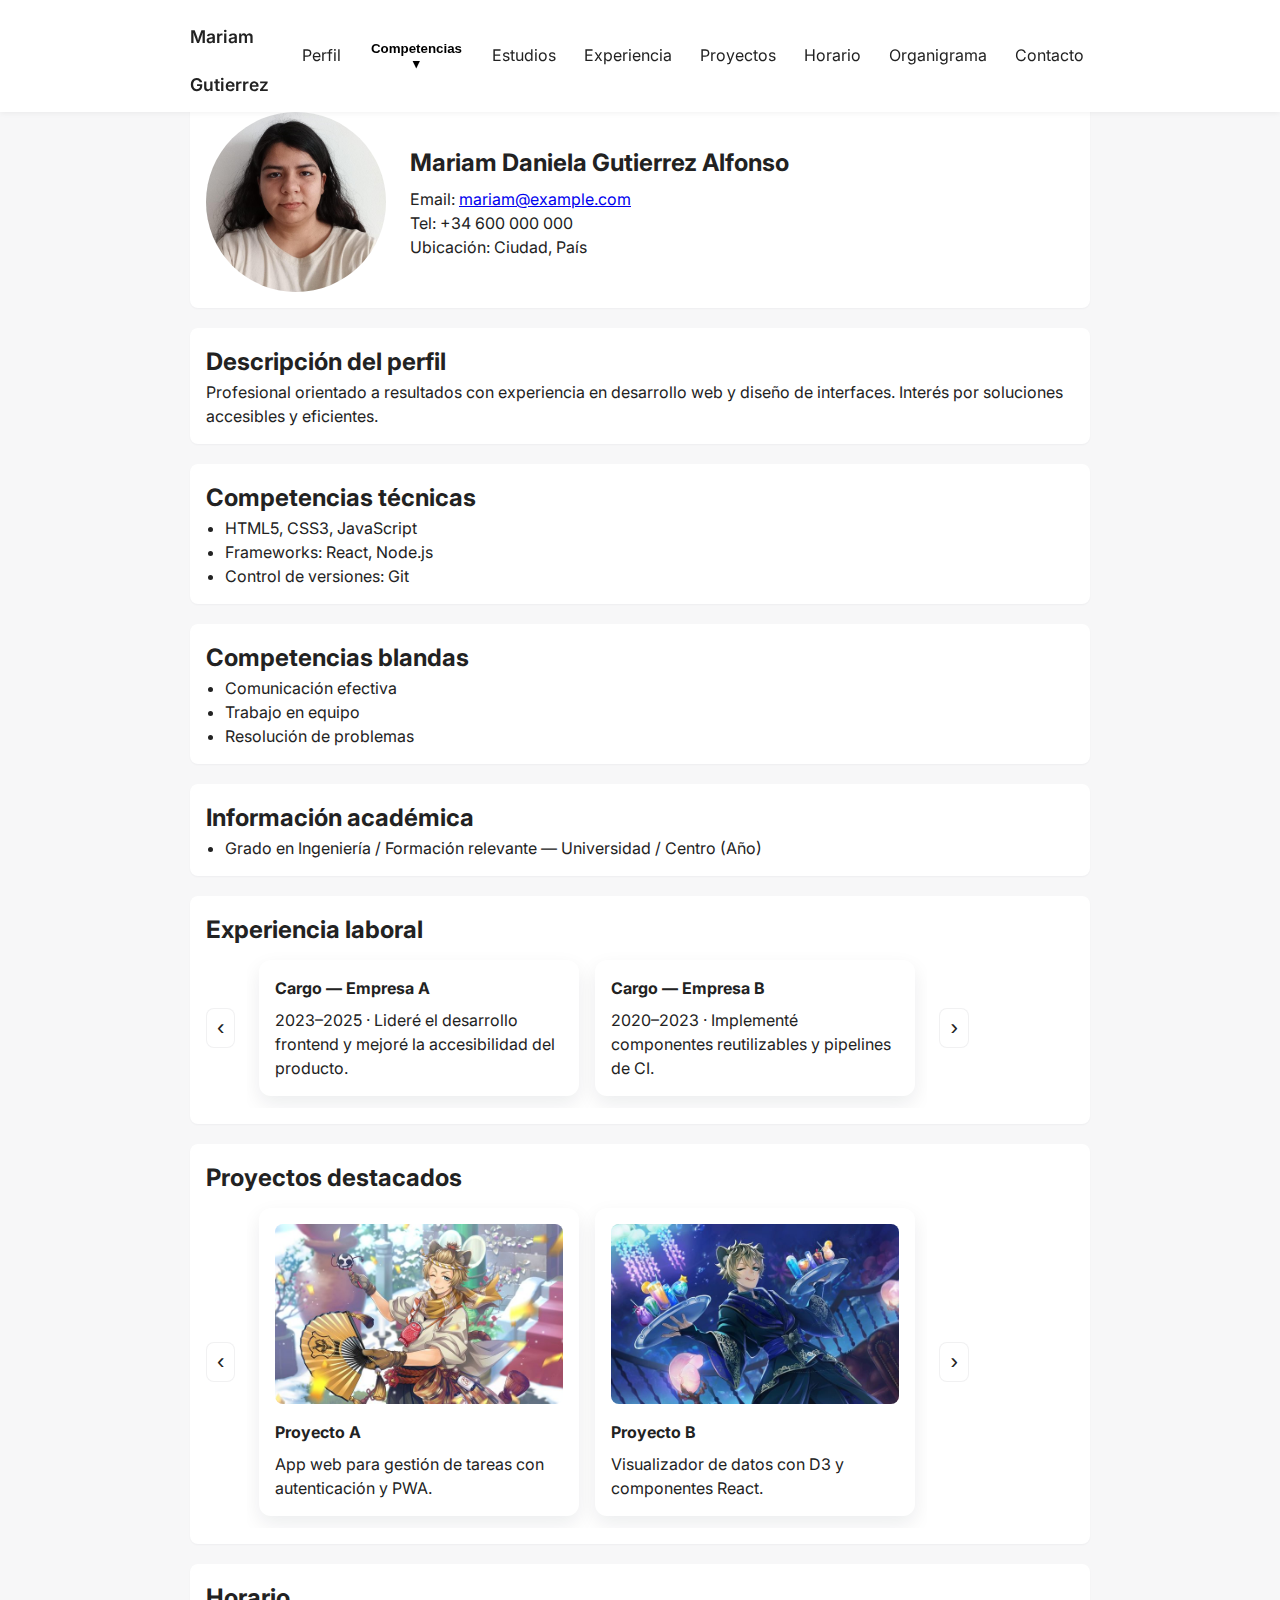
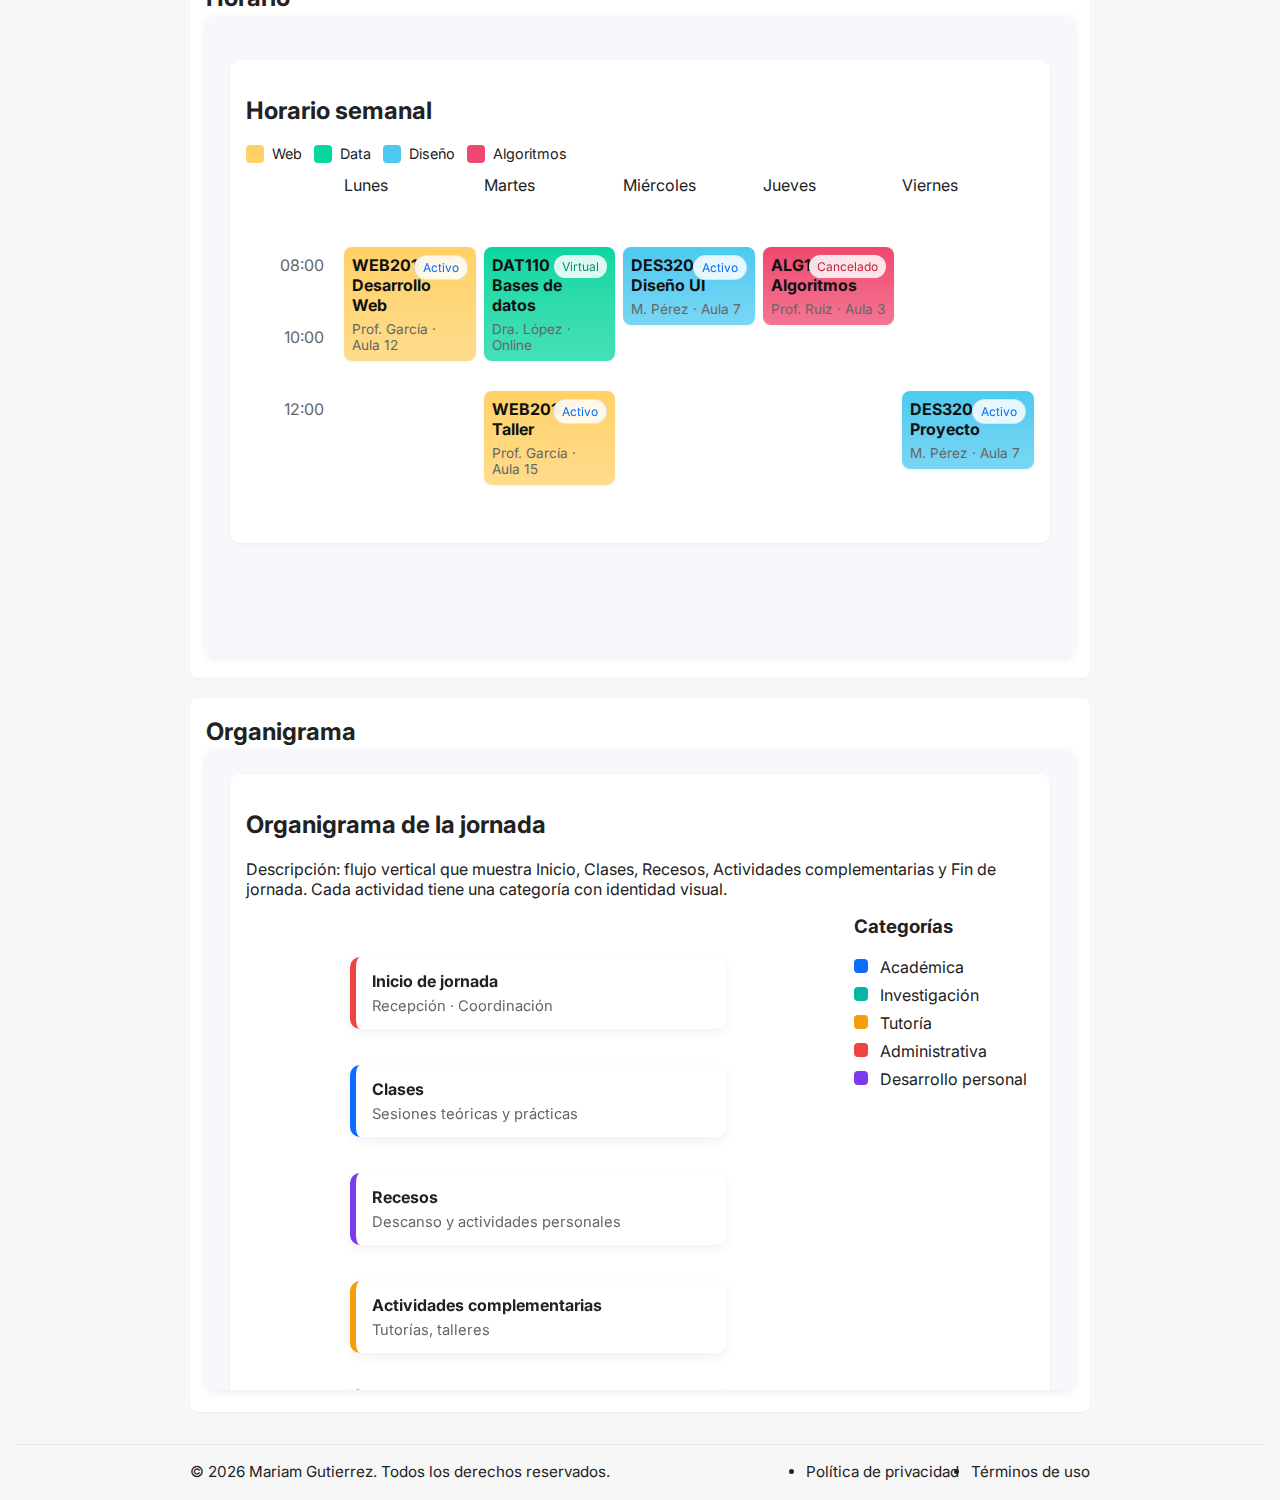
<file: index.html>
<!DOCTYPE html>
<html lang="en">
<head>
    <meta charset="UTF-8">
    <meta name="viewport" content="width=device-width, initial-scale=1.0">
    <title>CV - Mariam Daniela Gutierrez Alfonso</title>
    <link rel="icon" href="assets/images/icon.png" type="image/png">
    <link rel="stylesheet" href="assets/css/styles.css">
    <link href="https://fonts.googleapis.com/css2?family=Inter:wght@300;400;600;700&display=swap" rel="stylesheet">
</head>
<body>
    <header class="site-header">
        <div class="header-inner">
            <h1 class="site-title"><a href="#">Mariam Gutierrez</a></h1>
            <button class="nav-toggle" id="nav-toggle" aria-label="Abrir menú" aria-expanded="false">
                <span class="hamburger" aria-hidden="true">☰</span>
            </button>
            <nav class="main-nav" id="main-nav">
                <ul>
                    <li><a href="#about">Perfil</a></li>
                    <li class="has-submenu">
                        <button class="submenu-toggle" aria-expanded="false" aria-controls="competencias-submenu">Competencias ▾</button>
                        <ul class="submenu" id="competencias-submenu">
                            <li><a href="#hard-skills">Técnicas</a></li>
                            <li><a href="#soft-skills">Blandas</a></li>
                        </ul>
                    </li>
                    <li><a href="#education">Estudios</a></li>
                    <li><a href="#experience">Experiencia</a></li>
                    <li><a href="#projects">Proyectos</a></li>
                    <li><a href="#horario">Horario</a></li>
                    <li><a href="#organigrama">Organigrama</a></li>
                    <li><a href="#contact">Contacto</a></li>
                </ul>
            </nav>
        </div>
    </header>

    <main>
        <section id="contact" class="photo-contact">
            <img src="assets/images/profile.jpg" alt="Foto de Mariam Daniela Gutierrez Alfonso" class="profile-photo">
            <div class="contact">
                <h2>Mariam Daniela Gutierrez Alfonso</h2>
                <p>Email: <a href="mailto:mariam@example.com">mariam@example.com</a></p>
                <p>Tel: +34 600 000 000</p>
                <p>Ubicación: Ciudad, País</p>
            </div>
        </section>

        <section id="about">
            <h2>Descripción del perfil</h2>
            <p>Profesional orientado a resultados con experiencia en desarrollo web y diseño de interfaces. Interés por soluciones accesibles y eficientes.</p>
        </section>

        <section id="hard-skills">
            <h2>Competencias técnicas</h2>
            <ul>
                <li>HTML5, CSS3, JavaScript</li>
                <li>Frameworks: React, Node.js</li>
                <li>Control de versiones: Git</li>
            </ul>
        </section>

        <section id="soft-skills">
            <h2>Competencias blandas</h2>
            <ul>
                <li>Comunicación efectiva</li>
                <li>Trabajo en equipo</li>
                <li>Resolución de problemas</li>
            </ul>
        </section>

        <section id="education">
            <h2>Información académica</h2>
            <ul>
                <li>Grado en Ingeniería / Formación relevante — Universidad / Centro (Año)</li>
            </ul>
        </section>

        <section id="experience">
            <h2>Experiencia laboral</h2>
            <div class="carousel" id="experience-carousel" aria-roledescription="carousel">
                <button class="carousel-btn prev" aria-label="Anterior experiencia">‹</button>
                <div class="carousel-track" role="list">
                    <article class="card" role="listitem">
                        <h3>Cargo — Empresa A</h3>
                        <p>2023–2025 · Lideré el desarrollo frontend y mejoré la accesibilidad del producto.</p>
                    </article>
                    <article class="card" role="listitem">
                        <h3>Cargo — Empresa B</h3>
                        <p>2020–2023 · Implementé componentes reutilizables y pipelines de CI.</p>
                    </article>
                </div>
                <button class="carousel-btn next" aria-label="Siguiente experiencia">›</button>
            </div>
        </section>

        <section id="projects">
            <h2>Proyectos destacados</h2>
            <div class="carousel" id="projects-carousel" aria-roledescription="carousel">
                <button class="carousel-btn prev" aria-label="Anterior proyecto">‹</button>
                <div class="carousel-track" role="list">
                    <article class="card" role="listitem">
                        <img src="assets/images/project-a.jpg" alt="Captura Proyecto A" class="project-image">
                        <div class="card-content">
                            <h3>Proyecto A</h3>
                            <p>App web para gestión de tareas con autenticación y PWA.</p>
                        </div>
                    </article>
                    <article class="card" role="listitem">
                        <img src="assets/images/project-b.jpg" alt="Captura Proyecto B" class="project-image">
                        <div class="card-content">
                            <h3>Proyecto B</h3>
                            <p>Visualizador de datos con D3 y componentes React.</p>
                        </div>
                    </article>
                </div>
                <button class="carousel-btn next" aria-label="Siguiente proyecto">›</button>
            </div>
        </section>

        <section id="horario" class="embed-section">
            <h2>Horario</h2>
            <div class="embed-container">
                <iframe src="horario.html" title="Horario de actividades" loading="lazy" style="width:100%;height:640px;border:0;border-radius:8px;box-shadow:0 2px 8px rgba(0,0,0,0.08);"></iframe>
            </div>
        </section>

        <section id="organigrama" class="embed-section">
            <h2>Organigrama</h2>
            <div class="embed-container">
                <iframe src="organigrama.html" title="Organigrama de la jornada" loading="lazy" style="width:100%;height:640px;border:0;border-radius:8px;box-shadow:0 2px 8px rgba(0,0,0,0.08);"></iframe>
            </div>
        </section>
    </main>

    <script src="assets/js/menu.js"></script>
    <script src="assets/js/carousel.js"></script>

    <footer class="site-footer">
        <div class="footer-inner">
            <p>© 2026 Mariam Gutierrez. Todos los derechos reservados.</p>
            <nav class="footer-nav">
                <ul>
                    <li><a href="#privacy">Política de privacidad</a></li>
                    <li><a href="#terms">Términos de uso</a></li>
                </ul>
            </nav>
        </div>
    </footer>
</body>
</html>
</file>
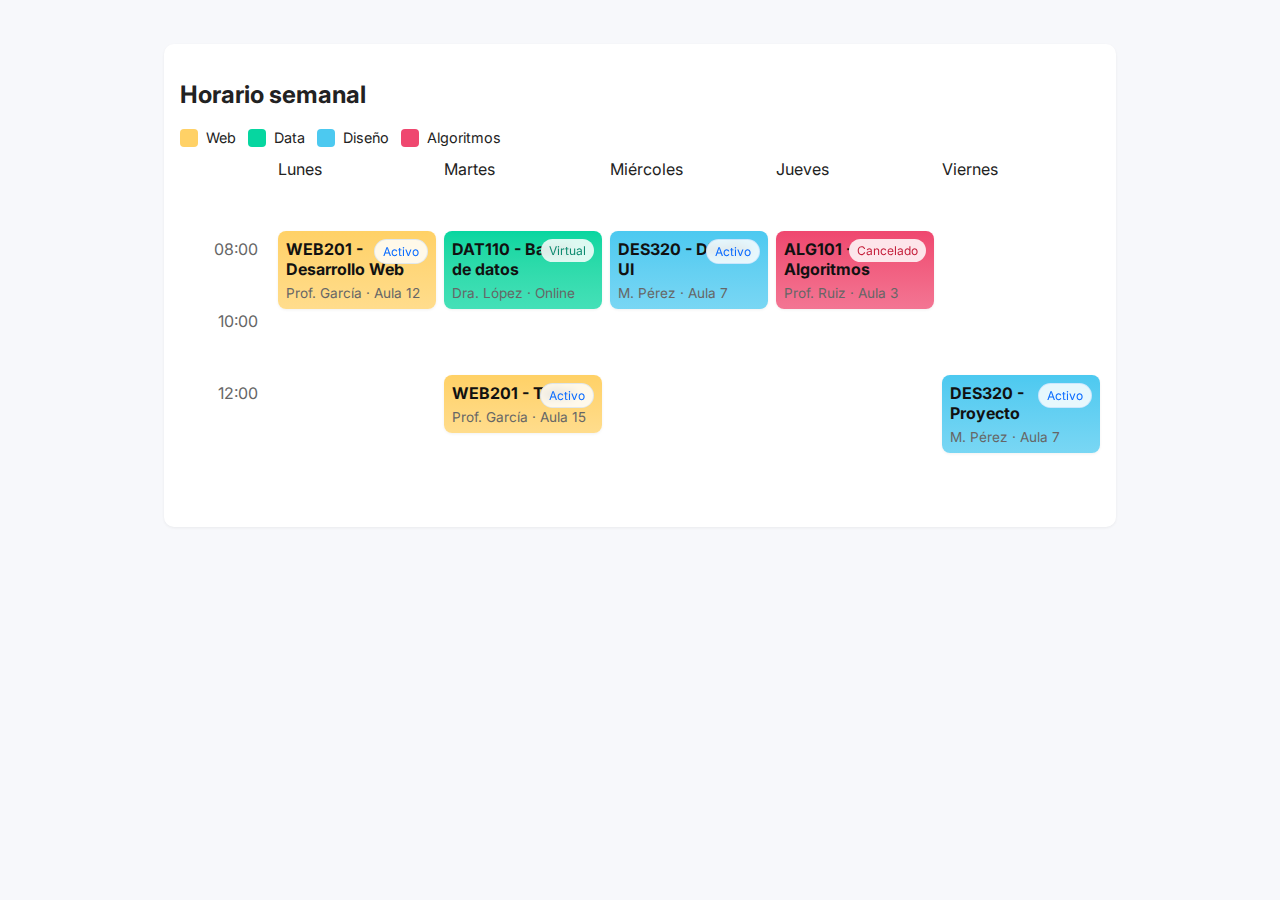
<file: horario.html>
<!DOCTYPE html>
<html lang="es">
<head>
    <meta charset="utf-8">
    <meta name="viewport" content="width=device-width, initial-scale=1">
    <title>Horario - Mariam Gutierrez</title>
    <link href="https://fonts.googleapis.com/css2?family=Inter:wght@300;400;600;700&display=swap" rel="stylesheet">
    <link rel="stylesheet" href="css/layout.css">
    <link rel="stylesheet" href="css/variables.css">
    <link rel="stylesheet" href="css/components.css">
    <link rel="stylesheet" href="css/horario.css">
    <link rel="stylesheet" href="css/responsive.css">
</head>
<body>

    <main class="container">

        <section class="schedule card" id="schedule" aria-label="Horario semanal">
            <h2>Horario semanal</h2>
            <div class="schedule-legend" aria-hidden="true">
                <div class="legend-item"><span class="legend-sample" style="background:var(--subject-web)"></span> Web</div>
                <div class="legend-item"><span class="legend-sample" style="background:var(--subject-data)"></span> Data</div>
                <div class="legend-item"><span class="legend-sample" style="background:var(--subject-design)"></span> Diseño</div>
                <div class="legend-item"><span class="legend-sample" style="background:var(--subject-algo)"></span> Algoritmos</div>
            </div>

            <div class="schedule-grid" role="table" aria-label="Horario de clase">
                <!-- columna de horas -->
                <div class="schedule-header"></div>
                <div class="schedule-day-header">Lunes</div>
                <div class="schedule-day-header">Martes</div>
                <div class="schedule-day-header">Miércoles</div>
                <div class="schedule-day-header">Jueves</div>
                <div class="schedule-day-header">Viernes</div>

                <!-- filas de tiempo (ejemplo) -->
                <div class="time-label">08:00</div>
                <div class="class-block sub-web" style="grid-column:2;grid-row:2/4" role="gridcell">
                    <div class="status active">Activo</div>
                    <div class="class-title">WEB201 - Desarrollo Web</div>
                    <div class="class-meta">Prof. García · Aula 12</div>
                </div>
                <div class="class-block sub-data" style="grid-column:3;grid-row:2/3" role="gridcell">
                    <div class="status virtual">Virtual</div>
                    <div class="class-title">DAT110 - Bases de datos</div>
                    <div class="class-meta">Dra. López · Online</div>
                </div>
                <div class="class-block sub-design" style="grid-column:4;grid-row:2/3" role="gridcell">
                    <div class="status active">Activo</div>
                    <div class="class-title">DES320 - Diseño UI</div>
                    <div class="class-meta">M. Pérez · Aula 7</div>
                </div>
                <div class="class-block sub-algo" style="grid-column:5;grid-row:2/4" role="gridcell">
                    <div class="status cancelled">Cancelado</div>
                    <div class="class-title">ALG101 - Algoritmos</div>
                    <div class="class-meta">Prof. Ruiz · Aula 3</div>
                </div>

                <div class="time-label">10:00</div>
                <div></div>
                <div class="class-block sub-web" style="grid-column:3;grid-row:4/5" role="gridcell">
                    <div class="status active">Activo</div>
                    <div class="class-title">WEB201 - Taller</div>
                    <div class="class-meta">Prof. García · Aula 15</div>
                </div>
                <div></div>
                <div class="class-block sub-design" style="grid-column:6;grid-row:4/6" role="gridcell">
                    <div class="status active">Activo</div>
                    <div class="class-title">DES320 - Proyecto</div>
                    <div class="class-meta">M. Pérez · Aula 7</div>
                </div>

                <div class="time-label">12:00</div>
                <div></div>
                <div></div>
                <div></div>
                <div></div>
                <div></div>
            </div>

            <!-- Vista alternativa para móvil: tarjetas por día (rellenada por JS) -->
            <div class="day-cards" id="dayCards" aria-label="Actividades por día" hidden></div>
        </section>
    </main>

    <script src="js/ui.js"></script>
</body>
</html>
</file>
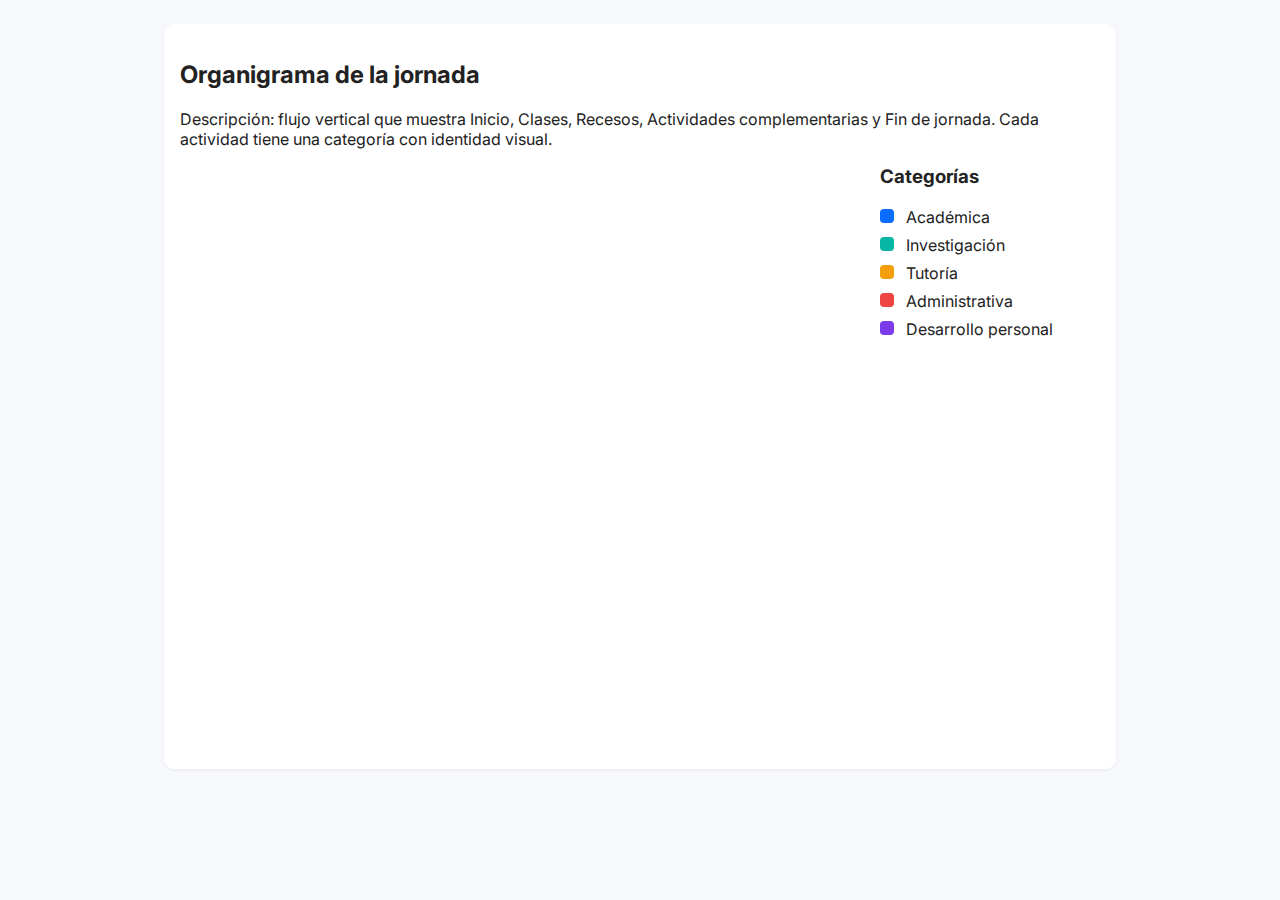
<file: organigrama.html>
<!DOCTYPE html>
<html lang="es">
<head>
  <meta charset="utf-8">
  <meta name="viewport" content="width=device-width, initial-scale=1">
  <title>Organigrama - Mariam Gutierrez</title>
  <link href="https://fonts.googleapis.com/css2?family=Inter:wght@300;400;600;700&display=swap" rel="stylesheet">
  <link rel="stylesheet" href="css/variables.css">
  <link rel="stylesheet" href="css/layout.css">
  <link rel="stylesheet" href="css/components.css">
  <link rel="stylesheet" href="css/organigrama.css">
  <link rel="stylesheet" href="css/responsive.css">
</head>
<body>
  <main class="container">
    <section class="card organigrama" id="organigrama" aria-label="Organigrama vertical de jornada">
      <h2>Organigrama de la jornada</h2>

      <p class="muted">Descripción: flujo vertical que muestra Inicio, Clases, Recesos, Actividades complementarias y Fin de jornada. Cada actividad tiene una categoría con identidad visual.</p>

      <div class="org-wrapper">
        <div class="org-column">
          <div class="org-node cat-administrativa" data-category="Administrativa">
            <div class="org-title">Inicio de jornada</div>
            <div class="org-meta">Recepción · Coordinación</div>
          </div>

          <div class="org-node cat-academica" data-category="Académica">
            <div class="org-title">Clases</div>
            <div class="org-meta">Sesiones teóricas y prácticas</div>
          </div>

          <div class="org-node cat-desarrollo" data-category="Desarrollo personal">
            <div class="org-title">Recesos</div>
            <div class="org-meta">Descanso y actividades personales</div>
          </div>

          <div class="org-node cat-tutoria" data-category="Tutoría">
            <div class="org-title">Actividades complementarias</div>
            <div class="org-meta">Tutorías, talleres</div>
          </div>

          <div class="org-node cat-investigacion" data-category="Investigación">
            <div class="org-title">Fin de jornada</div>
            <div class="org-meta">Resumen y cierre</div>
          </div>
        </div>

        <aside class="org-legend" aria-hidden="true">
          <h3>Categorías</h3>
          <ul>
            <li><span class="legend-badge" style="background:var(--cat-academica)"></span> Académica</li>
            <li><span class="legend-badge" style="background:var(--cat-investigacion)"></span> Investigación</li>
            <li><span class="legend-badge" style="background:var(--cat-tutoria)"></span> Tutoría</li>
            <li><span class="legend-badge" style="background:var(--cat-administrativa)"></span> Administrativa</li>
            <li><span class="legend-badge" style="background:var(--cat-desarrollo)"></span> Desarrollo personal</li>
          </ul>
        </aside>
      </div>
    </section>
  </main>
</body>
</html>
</file>
<file: assets/css/styles.css>
/* Mobile-first base styles */
*{box-sizing:border-box;margin:0;padding:0}
html,body{height:100%}
body{
	font-family: 'Inter', system-ui, -apple-system, 'Segoe UI', Roboto, Arial, sans-serif;
	line-height:1.5;
	color:#222;
	background:#f7f7f8;
	padding:16px;
}

/* Anchors: ensure target sections are visible below fixed header */
:root{--header-offset:0px}
html{scroll-behavior:smooth}
@media (min-width:768px){:root{--header-offset:96px}}
section{scroll-margin-top:var(--header-offset)}

/* Extra spacing to ensure visible separation below fixed header */
@media (min-width:768px){
	main{margin-top:calc(var(--header-offset) + 16px)}
}

/* Header */
.site-header{background:transparent;padding:8px 0}
.header-inner{display:flex;align-items:center;justify-content:space-between;gap:12px;max-width:900px;margin:0 auto;padding:0 8px}
.site-title a{font-size:1.1rem;font-weight:600;text-decoration:none;color:inherit}
.nav-toggle{background:#2563eb;border:0;padding:8px;border-radius:8px;color:#fff;display:inline-flex;align-items:center;justify-content:center}
.nav-toggle:hover{background:#1e40af}
.nav-toggle:focus{outline:3px solid rgba(37,99,235,0.25)}
.hamburger{font-size:1.25rem;line-height:1}
.nav-toggle .hamburger{display:inline-block}

/* Navigation (hamburger on mobile, visible/fixed on desktop) */
.main-nav{display:none}
.main-nav ul{list-style:none;margin:0;padding:12px;display:flex;flex-direction:column;gap:12px}
.main-nav a{text-decoration:none;color:inherit}
.main-nav.open{display:block}

/* Submenu styles */
.has-submenu{position:relative}
.submenu{display:none !important;list-style:none;margin:8px 0 0 0;padding:8px;gap:8px;flex-direction:column;background:#fff;border-radius:8px;box-shadow:0 8px 20px rgba(16,24,40,0.06)}
.submenu li{padding:4px 8px}
.submenu a{display:block}
.submenu.open{display:flex !important}
.submenu-toggle{background:none;border:0;padding:6px 8px;font-weight:600;cursor:pointer}
.submenu-toggle:focus{outline:2px solid rgba(37,99,235,0.25);border-radius:6px}

/* Desktop: position submenu as dropdown */
@media (min-width:768px){
	.has-submenu{display:inline-block}
	.submenu{position:absolute;top:100%;left:0;min-width:200px;padding:8px;display:none}
	/* Only show submenu when JS adds the .open class (click) */
	.has-submenu .submenu.open{display:block !important}
}

/* Main: single-column layout by default */
main{max-width:900px;margin:24px auto;display:flex;flex-direction:column;gap:20px;padding:0 8px}
section{background:#fff;padding:16px;border-radius:8px;box-shadow:0 1px 2px rgba(16,24,40,0.04)}

/* Carousel styles */
.carousel{position:relative;display:flex;align-items:center;gap:12px}
.carousel-track{display:flex;gap:16px;overflow-x:auto;scroll-behavior:smooth;padding:8px 4px}
.carousel-track::-webkit-scrollbar{height:10px}
.carousel-track::-webkit-scrollbar-thumb{background:rgba(0,0,0,0.15);border-radius:6px}
.card{background:#fff;border-radius:12px;box-shadow:0 8px 20px rgba(16,24,40,0.08);padding:16px;min-width:240px;flex:0 0 80%}
.card h3{margin-bottom:8px;font-size:1rem}
.card .project-image{width:100%;height:140px;object-fit:cover;border-radius:8px;margin-bottom:10px}
.card .card-content{display:block}
.carousel-btn{background:#fff;border:1px solid rgba(16,24,40,0.06);border-radius:8px;padding:8px 10px;cursor:pointer;font-size:1.4rem;line-height:1;color:inherit}
.carousel-btn:focus{outline:2px solid #2563eb}

/* Desktop: show multiple cards and position buttons */
@media (min-width:768px){
	.card{flex:0 0 320px}
	.card .project-image{height:180px}
	.carousel-track{padding:12px}
	.carousel-btn{position:relative}
}

/* Photo & contact stacked on mobile */
.photo-contact{display:flex;flex-direction:column;align-items:center;text-align:center;gap:12px}
.profile-photo{width:140px;height:140px;border-radius:50%;object-fit:cover}
.contact h2{margin-bottom:6px}

/* Lists */
ul{margin-left:1.2rem}

/* Footer */
.site-footer{margin-top:32px;border-top:1px solid #e6e6e9;padding:16px 8px;text-align:center;font-size:0.95rem;background:transparent}
.footer-inner{max-width:900px;margin:0 auto;display:flex;flex-direction:column;gap:8px;align-items:center}
.footer-nav ul{display:flex;gap:12px;flex-wrap:wrap;padding:0}
.footer-nav a{text-decoration:none;color:inherit}

/* Larger screens: use flex/grid to improve presentation */
@media (min-width:768px){
	/* Desktop: header/menu fixed and horizontal */
	.site-header{position:fixed;top:0;left:0;right:0;background:#fff;box-shadow:0 1px 6px rgba(0,0,0,0.06);z-index:40}
	/* Ensure content is not hidden behind fixed header */
	main{margin-top:80px}

	.nav-toggle{display:none}

	.main-nav{display:block}
	.main-nav ul{flex-direction:row;gap:16px;padding:0}
	.main-nav a{display:inline-block;padding:8px 6px}
	.photo-contact{flex-direction:row;align-items:center;text-align:left;gap:24px}
	.contact{flex:1}
	.profile-photo{width:180px;height:180px}
	.header-inner{padding:0}
	.footer-inner{flex-direction:row;justify-content:space-between;align-items:center}
	main{padding:0}
}
</file>
<file: css/layout.css>
*{box-sizing:border-box}
body{font-family:Inter, system-ui, -apple-system, 'Segoe UI', Roboto, 'Helvetica Neue', Arial; background:var(--bg); color:var(--text); margin:0}
.container{max-width:var(--max-width); margin:0 auto; padding:24px}
.site-header{background:transparent}
.header-inner{display:flex; align-items:center; justify-content:space-between; padding:12px}
.site-title a{color:var(--text); text-decoration:none}
.card{background:var(--card); border-radius:var(--radius); padding:16px; box-shadow:0 1px 3px rgba(0,0,0,0.06)}
.site-footer{padding:24px 0; text-align:center}

/* CSS Grid: estructura principal del horario */
.schedule{margin-top:20px}
.schedule-legend{display:flex; gap:12px; flex-wrap:wrap; margin-bottom:12px}
.legend-item{display:flex; align-items:center; gap:8px;font-size:0.9rem}
.legend-sample{width:18px;height:18px;border-radius:4px}

.schedule-grid{display:grid; grid-template-columns:90px repeat(5,1fr); gap:8px; align-items:start; grid-auto-rows:64px}
.schedule-header{background:transparent; font-weight:600; padding:8px; text-align:center; grid-column:1}
.time-label{padding:8px; text-align:right; color:var(--muted); grid-column:1; display:flex; align-items:center; justify-content:flex-end; padding-right:12px}
</file>
<file: css/variables.css>
:root {
  --bg: #f7f8fb;
  --text: #222222;
  --primary: #0b6cff;
  --muted: #666666;
  --card: #ffffff;
  --radius: 10px;
  --gap: 16px;
  --max-width: 1000px;
}

/* Colores por materia (usar en las tarjetas del horario) */
:root {
  --subject-web: #ffd166;
  --subject-data: #06d6a0;
  --subject-design: #4cc9f0;
  --subject-algo: #ef476f;
  --subject-default: #e6e9ee;
}

/* Colores por categoría del organigrama */
:root {
  --cat-academica: #0b6cff; /* azul primario */
  --cat-investigacion: #06b6a4; /* verde mar */
  --cat-tutoria: #f59e0b; /* amarillo */
  --cat-administrativa: #ef4444; /* rojo claro */
  --cat-desarrollo: #7c3aed; /* púrpura */
+
  --org-line: rgba(11,108,255,0.12);
}
</file>
<file: css/components.css>
.btn{background:var(--primary); color:#fff; border:none; padding:8px 12px; border-radius:8px; cursor:pointer}
.card-content {padding:8px 0}

/* Pseudoclases: efectos hover para bloques de clase */
.class-block{padding:8px; border-radius:8px; color:#111; box-shadow:0 1px 3px rgba(0,0,0,0.06); position:relative; cursor:default}
.class-block:hover{transform:translateY(-4px); box-shadow:0 6px 20px rgba(10,30,60,0.12)}
.class-title{font-weight:700; margin-bottom:6px}
.class-meta{font-size:0.85rem; color:var(--muted)}
</file>
<file: css/horario.css>
.calendar{display:flex; flex-direction:column; gap:12px}
.calendar-header{display:flex; justify-content:space-between; align-items:center}
.calendar-grid{display:grid; grid-template-columns:repeat(7,1fr); gap:8px}
.day-name{font-weight:600; padding:8px; text-align:center}
.day{padding:12px; min-height:56px; background:var(--card); border-radius:8px; text-align:center}
.day.disabled{opacity:0.35}
.day.today{outline:3px solid var(--primary)}

/* Subject color classes using variables (Variables CSS) */
.sub-web{background:linear-gradient(180deg,var(--subject-web), color-mix(in srgb, var(--subject-web) 75%, #ffffff));}
.sub-data{background:linear-gradient(180deg,var(--subject-data), color-mix(in srgb, var(--subject-data) 75%, #ffffff));}
.sub-design{background:linear-gradient(180deg,var(--subject-design), color-mix(in srgb, var(--subject-design) 75%, #ffffff));}
.sub-algo{background:linear-gradient(180deg,var(--subject-algo), color-mix(in srgb, var(--subject-algo) 75%, #ffffff));}
.sub-default{background:var(--subject-default)}

/* Status badges */
.status{position:absolute; top:8px; right:8px; font-size:0.75rem; padding:4px 8px; border-radius:999px; background:rgba(255,255,255,0.85); backdrop-filter: blur(4px)}
.status.active{color:var(--primary); border:1px solid rgba(11,108,255,0.12)}
.status.virtual{color:#0b8a6f}
.status.cancelled{color:#c41e3a}

/* Transiciones (dejar aquí para que cargue después de pseudoclases) */
.class-block{transition:transform .18s ease, box-shadow .18s ease}
</file>
<file: css/responsive.css>
@media (max-width:700px){ .calendar-grid{grid-template-columns:repeat(7,1fr)} .container{padding:16px} }

/* Media Queries: adaptación a móvil para el horario */
@media (max-width:800px){
	.schedule-grid{grid-template-columns:90px 1fr;}
	.schedule-grid > .schedule-day-header{display:none}
}

@media (max-width:480px){
	.schedule-grid{grid-template-columns:1fr;}
	.time-label{display:none}
}

/* Mobile cards view */
@media (max-width:480px){
	.schedule-grid{display:none}
	.day-cards{display:flex; flex-direction:column; gap:12px; margin-top:12px}
	.day-card{background:var(--card); border-radius:8px; padding:12px}
	.day-card h3{margin:0 0 8px 0}
	.day-card-list{display:flex; flex-direction:column; gap:8px}
	.day-card-item{padding:10px; border-radius:8px; position:relative; color:#111}
	.day-card-item .status{position:absolute; top:8px; right:8px}
	.day-card-title{font-weight:700}
	.day-card-meta{color:var(--muted); font-size:0.92rem}
	.day-card-empty{color:var(--muted); text-align:center; padding:10px}
}
</file>
<file: css/organigrama.css>
/* Organigrama vertical: usa variables, flexbox, grid, positioning y animaciones */
.org-wrapper{display:flex; gap:24px; align-items:flex-start; justify-content:space-between}
.org-column{position:relative; flex:1 1 640px; display:flex; flex-direction:column; align-items:center; padding:24px}

/* Line central del organigrama (connectors) */
.org-column::before{content:""; position:absolute; left:50%; transform:translateX(-50%); top:20px; bottom:20px; width:2px; background:var(--org-line)}

.org-node{width:70%; background:var(--card); border-radius:10px; padding:14px 16px; margin:18px 0; position:relative; box-shadow:0 4px 12px rgba(12,24,48,0.06); display:flex; flex-direction:column; align-items:flex-start; opacity:0; transform:translateY(-8px); animation:orgFade .42s ease forwards}
.org-node::after{content:""; position:absolute; left:calc(50% - 6px); top:-22px; width:12px; height:12px; border-radius:50%; background:var(--card); box-shadow:0 0 0 4px rgba(255,255,255,0.6), 0 0 0 6px var(--org-line)}

.org-title{font-weight:700; margin-bottom:6px}
.org-meta{font-size:0.92rem; color:var(--muted)}

/* Identity visual por categoría (usar variables) */
.cat-academica{border-left:6px solid var(--cat-academica)}
.cat-investigacion{border-left:6px solid var(--cat-investigacion)}
.cat-tutoria{border-left:6px solid var(--cat-tutoria)}
.cat-administrativa{border-left:6px solid var(--cat-administrativa)}
.cat-desarrollo{border-left:6px solid var(--cat-desarrollo)}

/* Legend */
.org-legend{min-width:180px}
.org-legend h3{margin-top:0}
.org-legend ul{list-style:none; padding:0; margin:0; display:grid; gap:8px}
.legend-badge{display:inline-block; width:14px; height:14px; border-radius:4px; margin-right:8px}

/* Animaciones CSS: aparición progresiva */
@keyframes orgFade{to{opacity:1; transform:translateY(0)}}
.org-node:nth-child(1){animation-delay:0.06s}
.org-node:nth-child(2){animation-delay:0.14s}
.org-node:nth-child(3){animation-delay:0.22s}
.org-node:nth-child(4){animation-delay:0.30s}
.org-node:nth-child(5){animation-delay:0.38s}

/* Positioning: pequeños conectores horizontales desde el punto central */
.org-node .org-meta::before{content:""; position:absolute; left:calc(50% + 10%); top:50%; transform:translateY(-50%); width:1px; height:1px}

/* Flexbox/Grid combos for larger screens */
@media (min-width:1000px){
	.org-wrapper{display:grid; grid-template-columns: 1fr 220px; align-items:start}
	.org-column{align-items:center}
}

/* Responsive: en móvil, centrar y reducir paddings */
@media (max-width:600px){
	.org-wrapper{gap:12px}
	.org-column{padding:12px}
	.org-node{width:100%; padding:12px}
	.org-column::before{left:8px; transform:none}
	.org-node::after{left:2px}
	.org-node{margin:12px 0}
}
</file>
